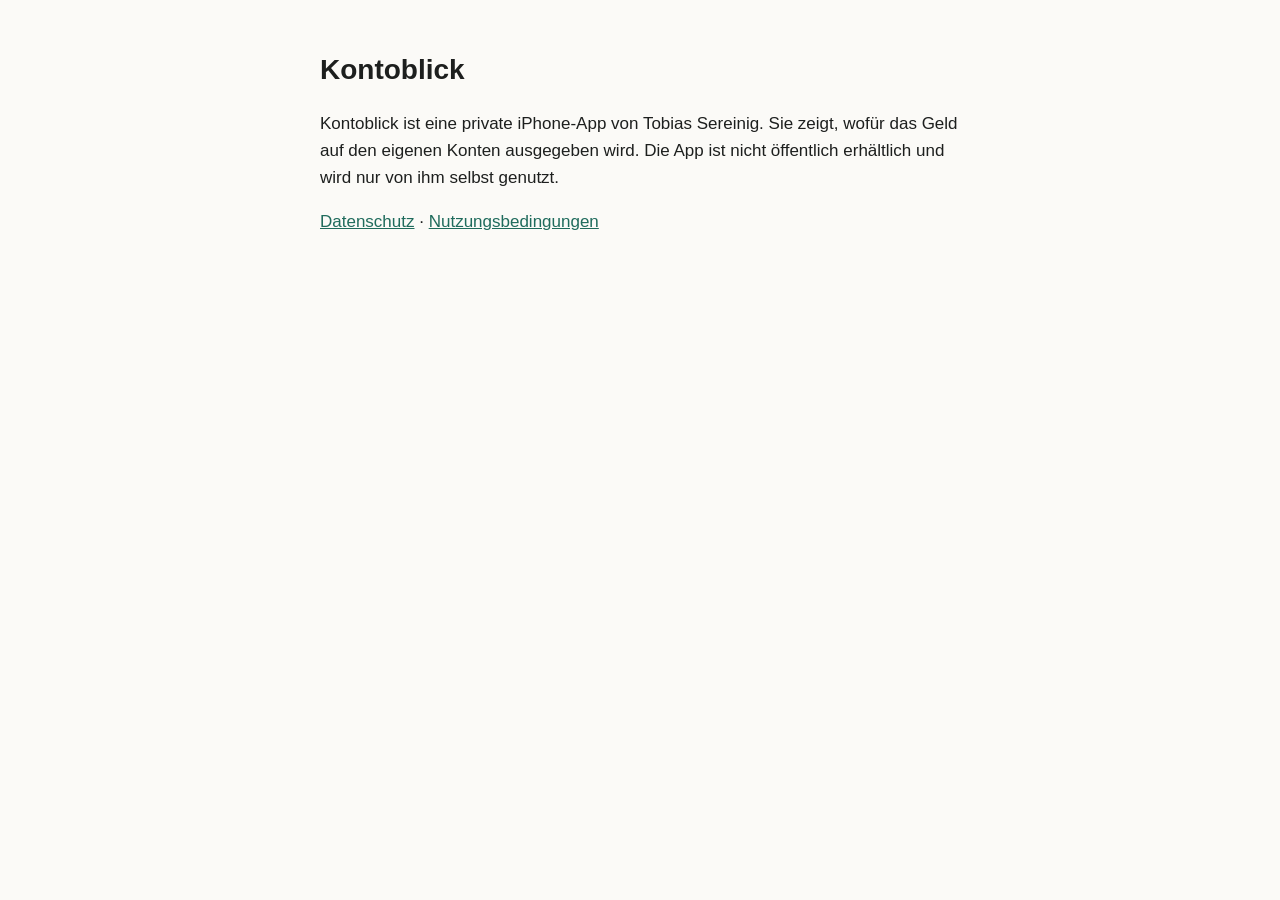
<file: index.html>
<!doctype html><html lang="de"><head><meta charset="utf-8"><meta name="viewport" content="width=device-width,initial-scale=1">
<title>Kontoblick</title><link rel="stylesheet" href="style.css"></head><body><main>
<h1>Kontoblick</h1>
<p>Kontoblick ist eine private iPhone-App von Tobias Sereinig. Sie zeigt, wofür das Geld auf den eigenen Konten ausgegeben wird. Die App ist nicht öffentlich erhältlich und wird nur von ihm selbst genutzt.</p>
<p><a href="datenschutz.html">Datenschutz</a> · <a href="nutzung.html">Nutzungsbedingungen</a></p>
</main></body></html>
</file>
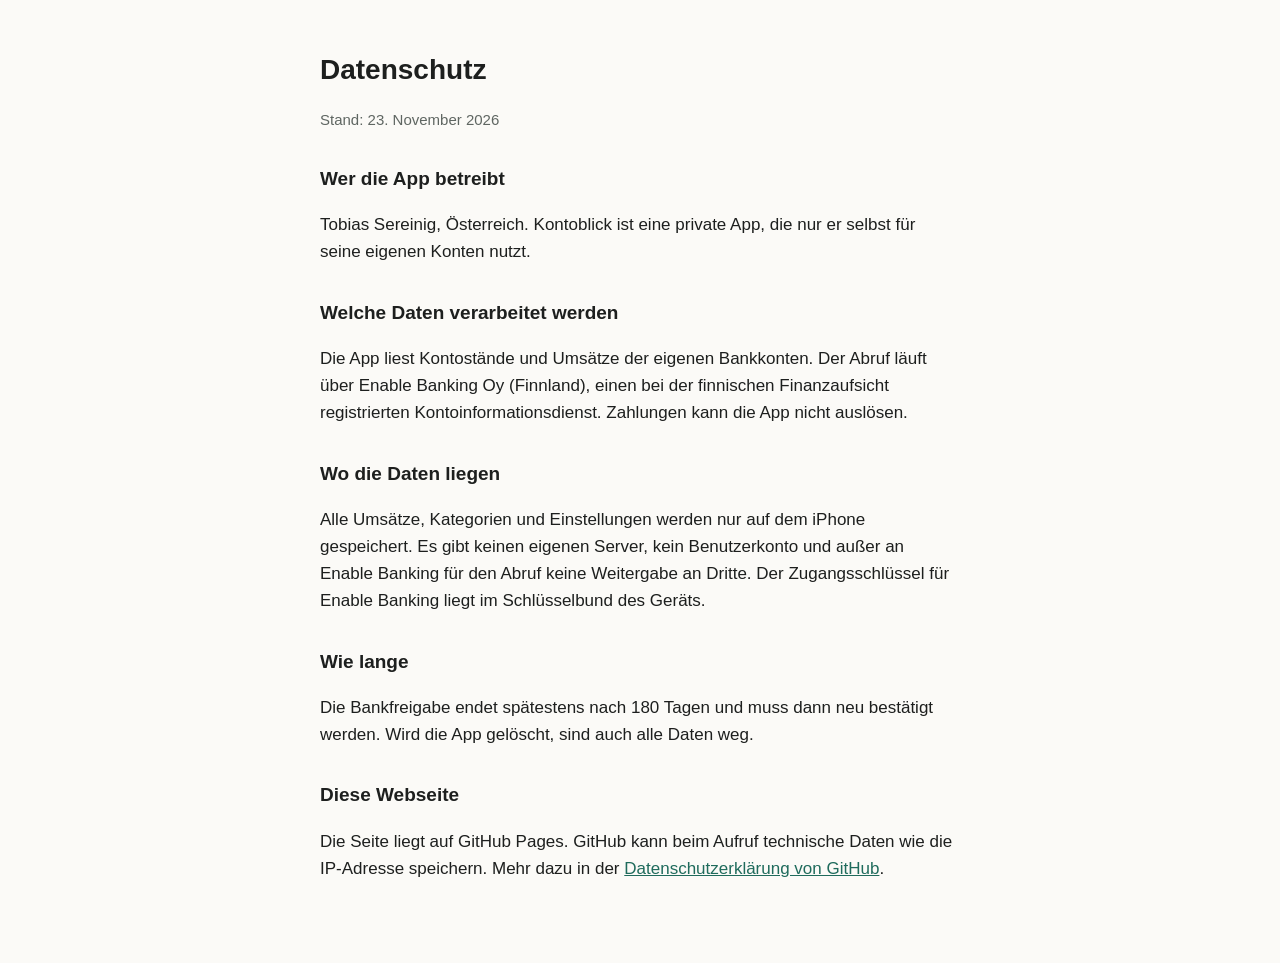
<file: datenschutz.html>
<!doctype html><html lang="de"><head><meta charset="utf-8"><meta name="viewport" content="width=device-width,initial-scale=1">
<title>Kontoblick Datenschutz</title><link rel="stylesheet" href="style.css"></head><body><main>
<h1>Datenschutz</h1>
<p class="klein">Stand: 23. November 2026</p>
<h2>Wer die App betreibt</h2>
<p>Tobias Sereinig, Österreich. Kontoblick ist eine private App, die nur er selbst für seine eigenen Konten nutzt.</p>
<h2>Welche Daten verarbeitet werden</h2>
<p>Die App liest Kontostände und Umsätze der eigenen Bankkonten. Der Abruf läuft über Enable Banking Oy (Finnland), einen bei der finnischen Finanzaufsicht registrierten Kontoinformationsdienst. Zahlungen kann die App nicht auslösen.</p>
<h2>Wo die Daten liegen</h2>
<p>Alle Umsätze, Kategorien und Einstellungen werden nur auf dem iPhone gespeichert. Es gibt keinen eigenen Server, kein Benutzerkonto und außer an Enable Banking für den Abruf keine Weitergabe an Dritte. Der Zugangsschlüssel für Enable Banking liegt im Schlüsselbund des Geräts.</p>
<h2>Wie lange</h2>
<p>Die Bankfreigabe endet spätestens nach 180 Tagen und muss dann neu bestätigt werden. Wird die App gelöscht, sind auch alle Daten weg.</p>
<h2>Diese Webseite</h2>
<p>Die Seite liegt auf GitHub Pages. GitHub kann beim Aufruf technische Daten wie die IP-Adresse speichern. Mehr dazu in der <a href="https://docs.github.com/de/site-policy/privacy-policies/github-general-privacy-statement">Datenschutzerklärung von GitHub</a>.</p>
</main></body></html>
</file>
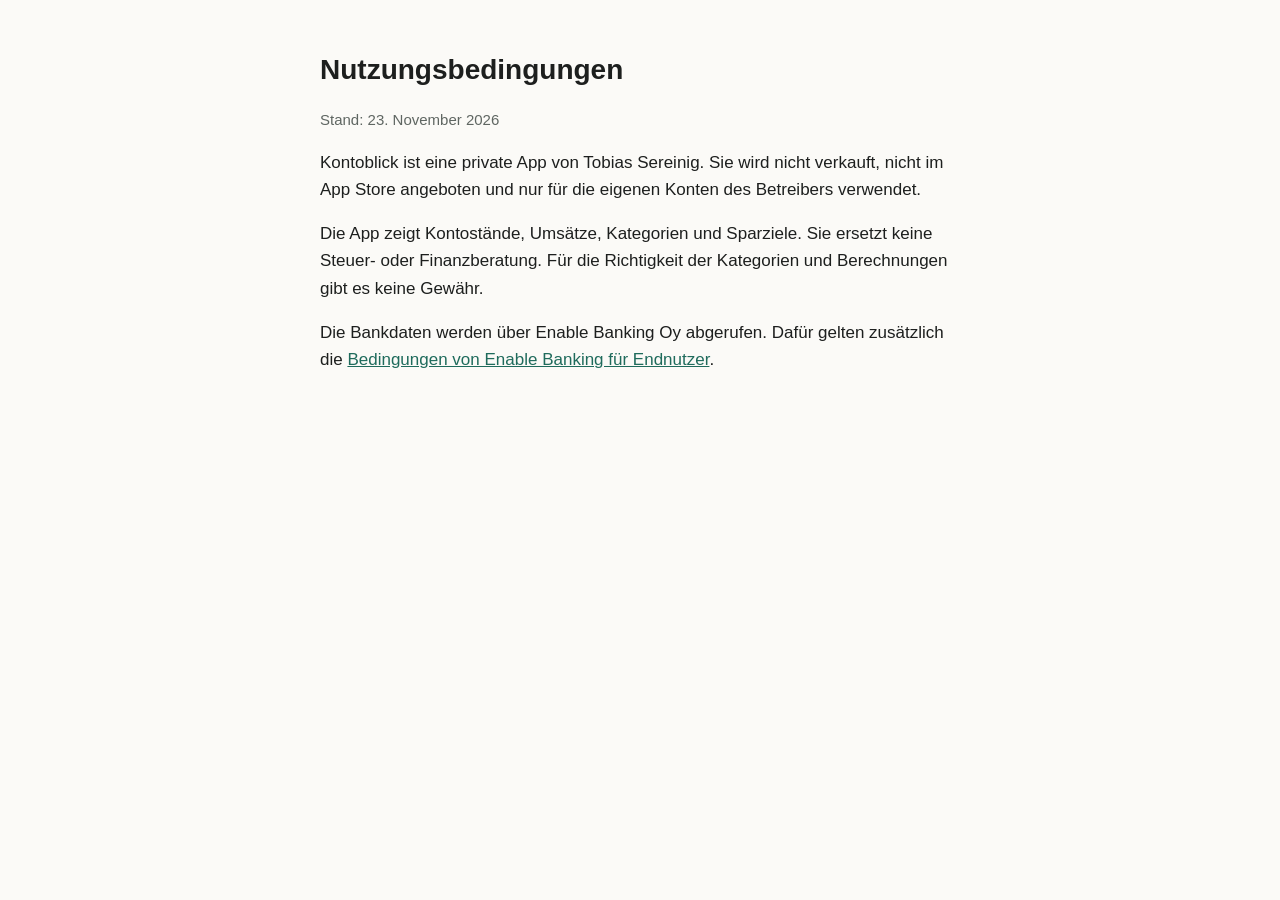
<file: nutzung.html>
<!doctype html><html lang="de"><head><meta charset="utf-8"><meta name="viewport" content="width=device-width,initial-scale=1">
<title>Kontoblick Nutzung</title><link rel="stylesheet" href="style.css"></head><body><main>
<h1>Nutzungsbedingungen</h1>
<p class="klein">Stand: 23. November 2026</p>
<p>Kontoblick ist eine private App von Tobias Sereinig. Sie wird nicht verkauft, nicht im App Store angeboten und nur für die eigenen Konten des Betreibers verwendet.</p>
<p>Die App zeigt Kontostände, Umsätze, Kategorien und Sparziele. Sie ersetzt keine Steuer- oder Finanzberatung. Für die Richtigkeit der Kategorien und Berechnungen gibt es keine Gewähr.</p>
<p>Die Bankdaten werden über Enable Banking Oy abgerufen. Dafür gelten zusätzlich die <a href="https://tilisy.enablebanking.com/terms">Bedingungen von Enable Banking für Endnutzer</a>.</p>
</main></body></html>
</file>
<file: style.css>
:root { --text:#1d1f1e; --muted:#5f6662; --bg:#fbfaf7; --accent:#1f6b5c; }
@media (prefers-color-scheme: dark) { :root { --text:#e8eae8; --muted:#a3aaa6; --bg:#141615; --accent:#5cb39a; } }
body { margin:0; background:var(--bg); color:var(--text); font:17px/1.6 -apple-system, "Helvetica Neue", Arial, sans-serif; }
main { max-width:640px; margin:0 auto; padding:48px 20px 64px; }
h1 { font-size:28px; margin:0 0 8px; } h2 { font-size:19px; margin:32px 0 8px; }
p, li { color:var(--text); } .klein { color:var(--muted); font-size:15px; }
a { color:var(--accent); }
</file>
